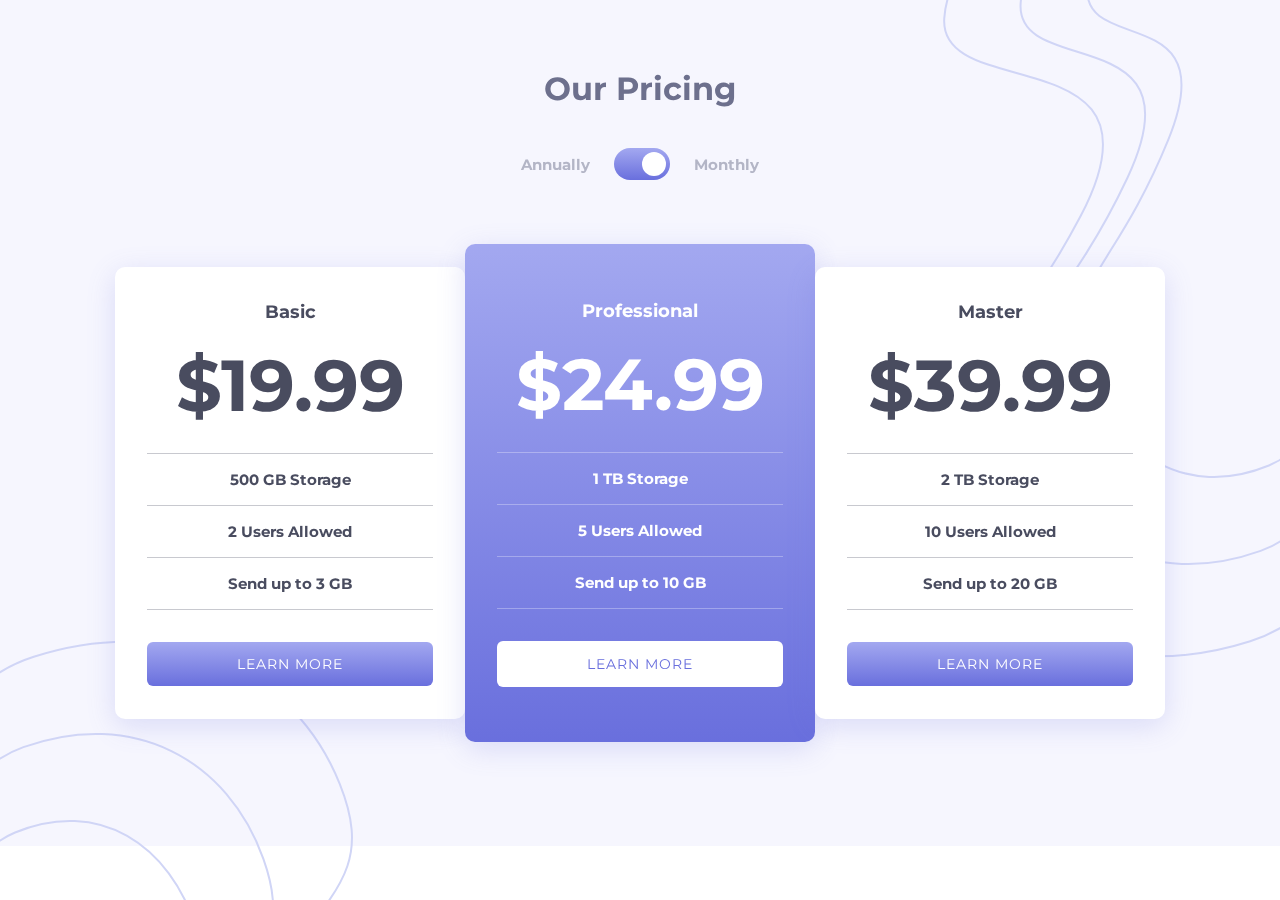
<file: index.html>
<!DOCTYPE html>
<html lang="en">
<head>
  <meta charset="UTF-8">
  <meta name="viewport" content="width=device-width, initial-scale=1.0">

  <link rel="icon" type="image/png" sizes="32x32" href="./images/favicon-32x32.png">
  <link rel="preconnect" href="https://fonts.googleapis.com">
  <link rel="preconnect" href="https://fonts.gstatic.com" crossorigin>
  <link href="https://fonts.googleapis.com/css2?family=Montserrat:wght@700&display=swap" rel="stylesheet">
  <link rel="stylesheet" type="text/css" href="styles.css" />
  <title>Luis Polanco | Pricing component with toggle</title>

</head>
<body>

  
  <main>

    <div id="toggle-box">

      <h1>Our Pricing</h1>

      <div id="toggle">
        
        <p>Annually</p>
        
        <label class="switch">
          <input type="checkbox" checked>
          <span class="slider round"></span>
        </label>
      
        <p>Monthly</p>
        
      </div>

    </div>


    <div id="cards">

      <div class="side-card">
        <h2>Basic</h2>
        <p class="price">&dollar;19.99</p>
        <p>500 GB Storage</p>
        <p>2 Users Allowed</p>
        <p>Send up to 3 GB</p>
        <button>Learn More</button>
      </div>

      <div id="middle-card">
        <h2>Professional</h2>
        <p class="price">&dollar;24.99</p>
        <p>1 TB Storage</p>
        <p>5 Users Allowed</p>
        <p>Send up to 10 GB</p>
        <button>Learn More</button>
      </div>

      <div class="side-card">
        <h2>Master</h2>
        <p class="price">&dollar;39.99</p>
        <p>2 TB Storage</p>
        <p>10 Users Allowed</p>
        <p>Send up to 20 GB</p>
        <button>Learn More</button>
      </div>

    </div>

  </main>
  
  <img src="./images/bg-top.svg" id="bg-top" alt="" />
  <img src="./images/bg-bottom.svg" id="bg-bottom" alt="" />
  
</body>
<script src="./index.js"></script>
</html>
</file>
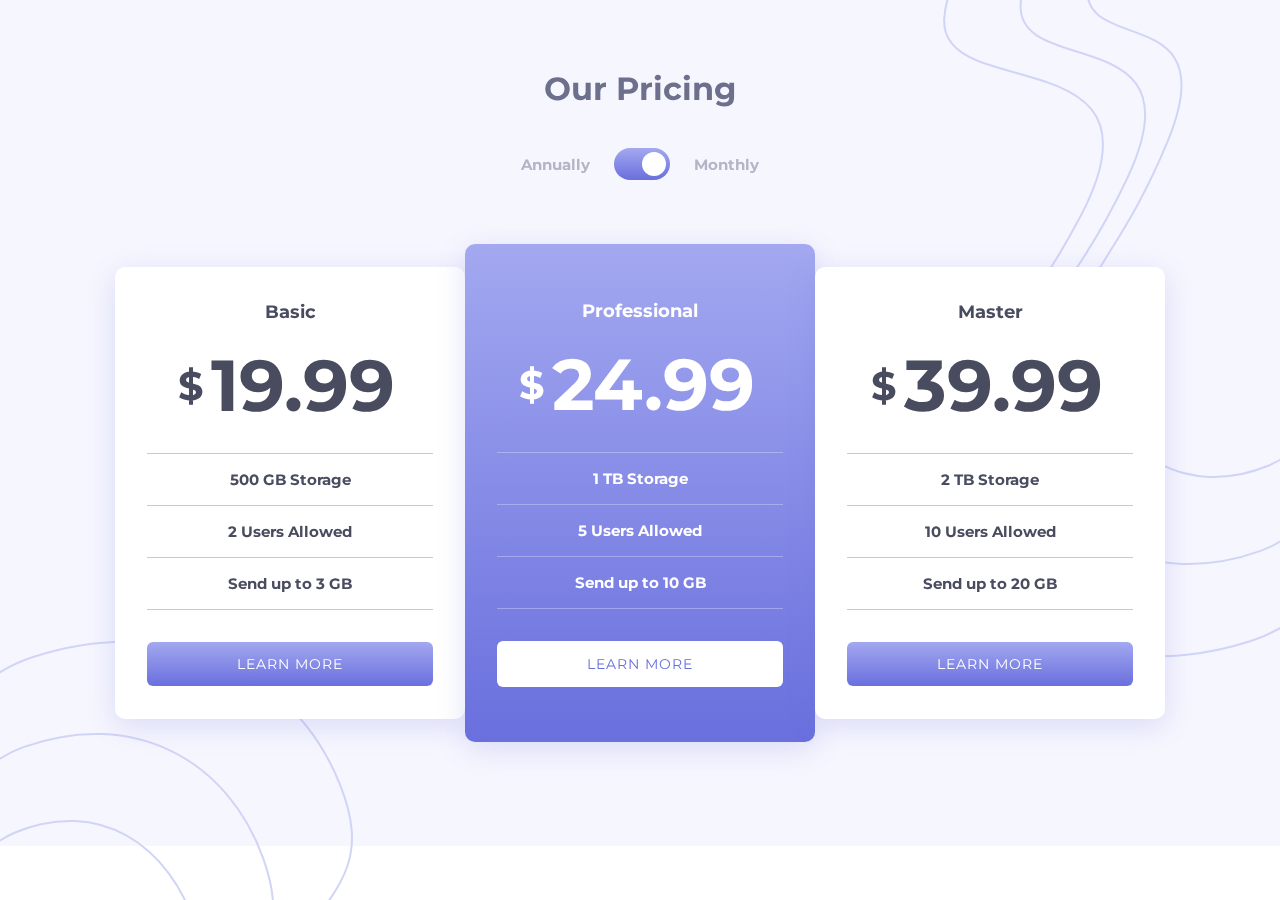
<file: docs/index.html>
<!DOCTYPE html>
<html lang="en">
<head>
  <meta charset="UTF-8">
  <meta name="viewport" content="width=device-width, initial-scale=1.0">

  <link rel="icon" type="image/png" sizes="32x32" href="./images/favicon-32x32.png">
  <link rel="preconnect" href="https://fonts.googleapis.com">
  <link rel="preconnect" href="https://fonts.gstatic.com" crossorigin>
  <link href="https://fonts.googleapis.com/css2?family=Montserrat:wght@700&display=swap" rel="stylesheet">
  <link rel="stylesheet" type="text/css" href="styles.css" />
  <title>Luis Polanco | Pricing component with toggle</title>

</head>
<body>

  
  <main>

    <div id="toggle-box">

      <h1>Our Pricing</h1>

      <div id="toggle">
        
        <p>Annually</p>
        
        <label class="switch">
          <input aria-label="Toggle" type="checkbox" checked>
          <span class="slider round"></span>
        </label>
      
        <p>Monthly</p>
        
      </div>

    </div>


    <div id="cards">

      <div class="side-card">
        <h2>Basic</h2>
        <p class="price"><span>&dollar;</span>19.99</p>
        <p>500 GB Storage</p>
        <p>2 Users Allowed</p>
        <p>Send up to 3 GB</p>
        <button>Learn More</button>
      </div>

      <div id="middle-card">
        <h2>Professional</h2>
        <p class="price"><span>&dollar;</span>24.99</p>
        <p>1 TB Storage</p>
        <p>5 Users Allowed</p>
        <p>Send up to 10 GB</p>
        <button>Learn More</button>
      </div>

      <div class="side-card">
        <h2>Master</h2>
        <p class="price"><span>&dollar;</span>39.99</p>
        <p>2 TB Storage</p>
        <p>10 Users Allowed</p>
        <p>Send up to 20 GB</p>
        <button>Learn More</button>
      </div>

    </div>

  </main>
  
  <img role="presentation" src="./images/bg-top.svg" id="bg-top" alt="" />
  <img role="presentation" src="./images/bg-bottom.svg" id="bg-bottom" alt="" />
  
</body>
<script src="./index.js"></script>
</html>
</file>
<file: styles.css>
:root {

    /* Gradient */
    --main-gradient: linear-gradient(hsl(236, 72%, 79%), hsl(237, 63%, 64%));

    /* Neutral colors */
    --very-light-grayish-blue: hsl(240, 78%, 98%);
    --light-grayish-blue: hsl(234, 14%, 74%);
    --grayish-blue: hsl(233, 13%, 49%);
    --dark-grayish-blue: hsl(232, 13%, 33%);

    /* Font */
    --montserrat: 'Montserrat', sans-serif;
}

* {
    margin: 0;
    padding: 0;
    box-sizing: border-box;
}

html {
    font-family: var(--montserrat);
    font-weight: 700;
    font-size: 15px;
}

body {
    width: 100%;
    min-height: 100vh;
}

main {
    display: flex;
    flex-direction: column;
    background-color: var(--very-light-grayish-blue);
    padding-bottom: 104px;
    overflow: hidden;
}

#toggle-box {
    display: flex;
    flex-direction: column;
    align-items: center;
    padding-top: 70px;
    margin-bottom: 64px;
    z-index: 1;
}

#toggle-box h1 {
    color: var(--grayish-blue);
    font-size: 2.1rem;
    margin-bottom: 40px;
}

#toggle-box #toggle {
    display: flex;
    align-items: center;
    justify-content: space-between;
}

#toggle p {
    color: var(--light-grayish-blue);
}

.switch {
    width: 56px;
    height: 32px;
    margin: 0 24px;
}

.switch input {
    opacity: 0;
    width: 0;
    height: 0;
}
  
.slider {
    position: absolute;
    cursor: pointer;
    background: var(--main-gradient);
    -webkit-transition: .4s;
    transition: .4s;
    width: 56px;
    height: 32px;
}
  
.slider:before {
    position: absolute;
    content: "";
    height: 24px;
    width: 24px;
    left: 4px;
    bottom: 4px;
    background-color: #fff;
    -webkit-transition: .4s;
    transition: .4s;
}
  
input:checked + .slider {
    background: var(--main-gradient);
}
  
input:focus + .slider {
    box-shadow: 0 0 1px #2196F3;
}
  
input:checked + .slider:before {
    -webkit-transform: translateX(24px);
    -ms-transform: translateX(24px);
    transform: translateX(24px);
}
  
.slider.round {
    border-radius: 34px;
}
  
.slider.round:before {
    border-radius: 50%;
}

.switch:hover {
    opacity: 0.6;
}

#cards {
    display: flex;
    align-items: center;
    justify-content: center;
    z-index: 1;
}

#cards div {
    width: 350px;
    border-radius: 10px;
    box-shadow: hsl(237, 63%, 64%, 0.2) 0px 7px 29px 0px;
    display: flex;
    flex-direction: column;
    align-items: center;
    padding: 34px 32px;
}

#cards div h2 {
    font-size: 1.2rem;
    margin-bottom: 18px;
}

#cards .price {
    font-size: 4.8rem;
    padding: 0 0 24px 0;
}

#cards div p {
    width: 100%;
    text-align: center;
    padding: 16px 0;
}

#cards button {
    margin-top: 32px;
    font-family: var(--montserrat);
    font-size: 0.92rem;
    text-transform: uppercase;
    letter-spacing: 1px;
    padding: 0.92rem;
    width: 100%;
    border: none;
    outline: none;
    border-radius: 6px;
    cursor: pointer;
    transition: all 300ms ease-in-out;
}

.side-card {
    height: 452px;
    background-color: #fff;
    color: var(--dark-grayish-blue);
}

.side-card p {
    border-bottom: 1px solid hsl(232, 13%, 33%, 0.3);
}

.side-card button {
    background: var(--main-gradient);
    color: #fff;
}

.side-card button:hover {
    background: transparent;
    color: hsl(237, 63%, 64%);
    border: 1px solid hsl(237, 63%, 64%) !important;
}

#middle-card {
    height: 498px;
    background: var(--main-gradient);
    color: #fff;
    padding-top: 56px !important;
}

#middle-card button {
    background: #fff;
    color: hsl(237, 63%, 64%);
    border: 1px solid transparent;
}

#middle-card button:hover {
    background: transparent;
    color: #fff;
    border: 1px solid #fff;
}

#middle-card p {
    border-bottom: 1px solid rgba(255, 255, 255, 0.3);
}

#bg-top {
    width: 375px;
    height: 658px;
    position: fixed;
    top: 0px;
    right: -26px;
    z-index: 0;
}

#bg-bottom {
    width: 353px;
    height: 304px;
    position: fixed;
    bottom: -44px;
    left: 0;
    z-index: 0;
}

@media (max-width: 1075px) {
    #cards .price {
        font-size: 3.8rem;
    }

    #cards div {
        width: 285px;
    }

    .side-card {
        height: 422px;
    }

    #middle-card {
        height: 468px;
    }
}

@media (max-width: 875px) {

    main {
        padding-bottom: 48px;
    }

    #toggle-box {
        margin-bottom: 90px;
    }

    #toggle-box h1 {
        font-size: 2.4rem;
        margin-bottom: 46px;
    }
    
    #cards {
        flex-direction: column;
    }

    #cards div {
        width: 87%;
        height: 477.59px;
        margin-bottom: 32px;
        padding: 40px 34px 36px 34px !important;
    }

    #cards div h2 {
        font-size: 1.4rem;
        margin-bottom: 24px;
    }

    #cards div p {
        font-size: 1.14rem;
    }

    #cards button {
        margin-top: 36px;
    }

    #cards .price {
        font-size: 4rem;
    }

    #bg-top {
        top: -32px;
        right: -198px;
    }

    #bg-bottom {
        display: none;
    }
}

@media (max-width: 360px) {

    #cards div {
        height: 458px;
    }
    
    #cards .price {
        font-size: 3.4rem;
    }

}

@media (max-width: 315px) {

    #cards div {
        height: 444px;
        padding: 30px 24px 16px 24px !important;
    }
    
    #cards .price {
        font-size: 3rem;
    }
    
}
</file>
<file: docs/styles.css>
:root {

    /* Gradient */
    --main-gradient: linear-gradient(hsl(236, 72%, 79%), hsl(237, 63%, 64%));

    /* Neutral colors */
    --very-light-grayish-blue: hsl(240, 78%, 98%);
    --light-grayish-blue: hsl(234, 14%, 74%);
    --grayish-blue: hsl(233, 13%, 49%);
    --dark-grayish-blue: hsl(232, 13%, 33%);

    /* Font */
    --montserrat: 'Montserrat', sans-serif;
}

* {
    margin: 0;
    padding: 0;
    box-sizing: border-box;
}

html {
    font-family: var(--montserrat);
    font-weight: 700;
    font-size: 15px;
}

body {
    width: 100%;
    min-height: 100vh;
}

main {
    display: flex;
    flex-direction: column;
    background-color: var(--very-light-grayish-blue);
    padding-bottom: 104px;
    overflow: hidden;
}

#toggle-box {
    display: flex;
    flex-direction: column;
    align-items: center;
    padding-top: 70px;
    margin-bottom: 64px;
    z-index: 1;
}

#toggle-box h1 {
    color: var(--grayish-blue);
    font-size: 2.1rem;
    margin-bottom: 40px;
}

#toggle-box #toggle {
    display: flex;
    align-items: center;
    justify-content: space-between;
}

#toggle p {
    color: var(--light-grayish-blue);
}

.switch {
    width: 56px;
    height: 32px;
    margin: 0 24px;
}

.switch input {
    opacity: 0;
    width: 0;
    height: 0;
}
  
.slider {
    position: absolute;
    cursor: pointer;
    background: var(--main-gradient);
    -webkit-transition: .4s;
    transition: .4s;
    width: 56px;
    height: 32px;
}
  
.slider:before {
    position: absolute;
    content: "";
    height: 24px;
    width: 24px;
    left: 4px;
    bottom: 4px;
    background-color: #fff;
    -webkit-transition: .4s;
    transition: .4s;
}
  
input:checked + .slider {
    background: var(--main-gradient);
}
  
input:focus + .slider {
    box-shadow: 0 0 1px #2196F3;
}
  
input:checked + .slider:before {
    -webkit-transform: translateX(24px);
    -ms-transform: translateX(24px);
    transform: translateX(24px);
}
  
.slider.round {
    border-radius: 34px;
}
  
.slider.round:before {
    border-radius: 50%;
}

.switch:hover {
    opacity: 0.6;
}

#cards {
    display: flex;
    align-items: center;
    justify-content: center;
    z-index: 1;
}

#cards div {
    width: 350px;
    border-radius: 10px;
    box-shadow: hsl(237, 63%, 64%, 0.2) 0px 7px 29px 0px;
    display: flex;
    flex-direction: column;
    align-items: center;
    padding: 34px 32px;
}

#cards div h2 {
    font-size: 1.2rem;
    margin-bottom: 18px;
}

#cards .price {
    font-size: 4.8rem;
    padding: 0 0 24px 0;
}

#cards .price span {
    font-size: 2.66rem;
    position: relative;
    bottom: 11px;
    right: 7px;
}

#cards div p {
    width: 100%;
    text-align: center;
    padding: 16px 0;
}

#cards button {
    margin-top: 32px;
    font-family: var(--montserrat);
    font-size: 0.92rem;
    text-transform: uppercase;
    letter-spacing: 1px;
    padding: 0.92rem;
    width: 100%;
    border: none;
    outline: none;
    border-radius: 6px;
    cursor: pointer;
    transition: all 300ms ease-in-out;
}

.side-card {
    height: 452px;
    background-color: #fff;
    color: var(--dark-grayish-blue);
}

.side-card p {
    border-bottom: 1px solid hsl(232, 13%, 33%, 0.3);
}

.side-card button {
    background: var(--main-gradient);
    color: #fff;
}

.side-card button:hover {
    background: transparent;
    color: hsl(237, 63%, 64%);
    border: 1px solid hsl(237, 63%, 64%) !important;
}

#middle-card {
    height: 498px;
    background: var(--main-gradient);
    color: #fff;
    padding-top: 56px !important;
}

#middle-card button {
    background: #fff;
    color: hsl(237, 63%, 64%);
    border: 1px solid transparent;
}

#middle-card button:hover {
    background: transparent;
    color: #fff;
    border: 1px solid #fff;
}

#middle-card p {
    border-bottom: 1px solid rgba(255, 255, 255, 0.3);
}

#bg-top {
    width: 375px;
    height: 658px;
    position: fixed;
    top: 0px;
    right: -26px;
    z-index: 0;
}

#bg-bottom {
    width: 353px;
    height: 304px;
    position: fixed;
    bottom: -44px;
    left: 0;
    z-index: 0;
}

@media (max-width: 1075px) {
    #cards .price {
        font-size: 3.8rem;
    }

    #cards .price span {
        font-size: 2.36rem;
        position: relative;
        bottom: 7px;
        right: 7px;
    }

    #cards div {
        width: 285px;
    }

    .side-card {
        height: 422px;
    }

    #middle-card {
        height: 468px;
    }
}

@media (max-width: 875px) {

    main {
        padding-bottom: 48px;
    }

    #toggle-box {
        margin-bottom: 90px;
    }

    #toggle-box h1 {
        font-size: 2.4rem;
        margin-bottom: 46px;
    }
    
    #cards {
        flex-direction: column;
    }

    #cards div {
        width: 87%;
        height: 477.59px;
        margin-bottom: 32px;
        padding: 40px 34px 36px 34px !important;
    }

    #cards div h2 {
        font-size: 1.4rem;
        margin-bottom: 24px;
    }

    #cards div p {
        font-size: 1.14rem;
    }

    #cards button {
        margin-top: 36px;
    }

    #cards .price {
        font-size: 4rem;
    }

    #cards .price span {
        font-size: 2.64rem;
        position: relative;
        bottom: 4px;
        right: 4px;
    }

    #bg-top {
        top: -32px;
        right: -198px;
    }

    #bg-bottom {
        display: none;
    }
}

@media (max-width: 360px) {

    #cards div {
        height: 458px;
    }
    
    #cards .price {
        font-size: 3.4rem;
    }

    #cards .price span {
        font-size: 1.8rem;
        position: relative;
        bottom: 7px;
        right: 6px;
    }

}

@media (max-width: 315px) {

    #cards div {
        height: 444px;
        padding: 30px 24px 16px 24px !important;
    }
    
    #cards .price {
        font-size: 3rem;
    }

    #cards .price span {
        font-size: 1.6rem;
        position: relative;
        bottom: 6px;
        right: 5px;
    }
    
}
</file>
